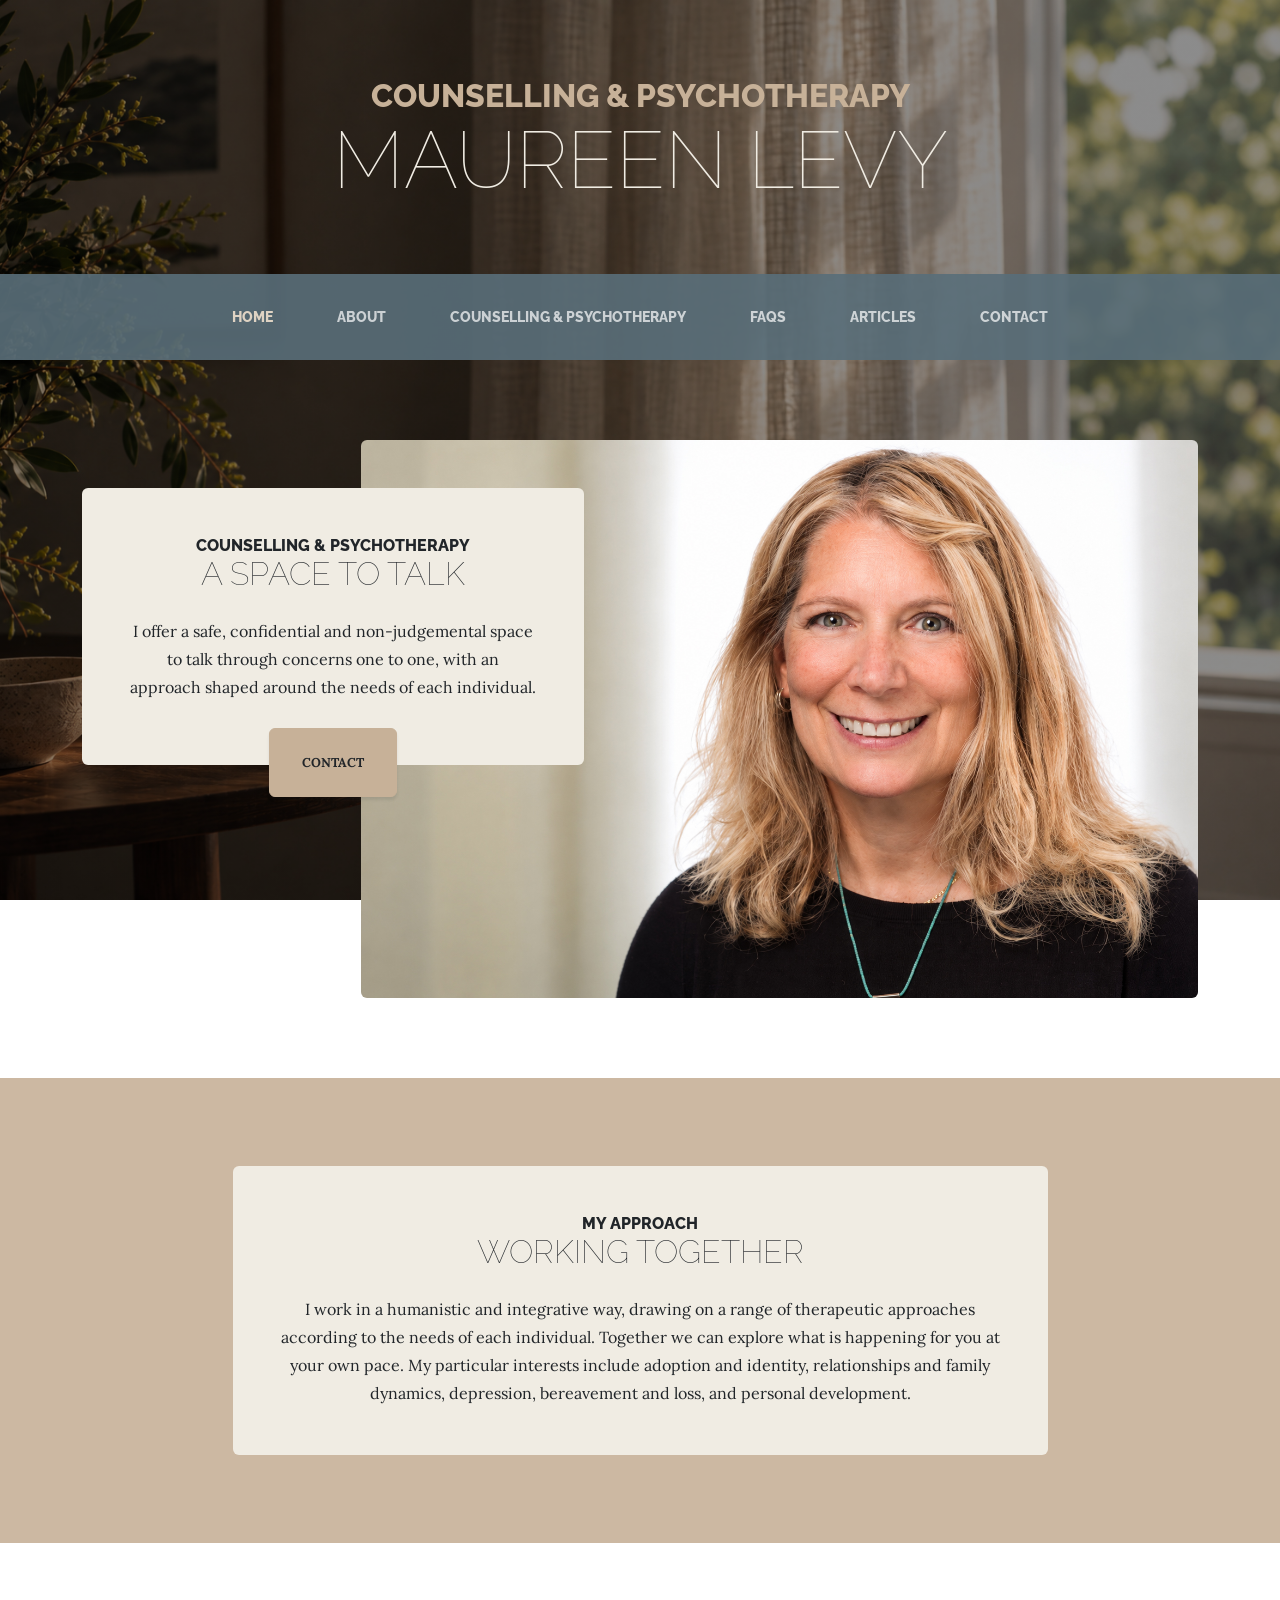
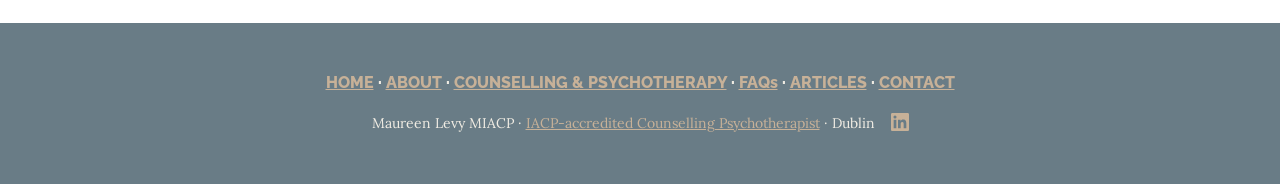
<file: index.html>
<!DOCTYPE html>
<html lang="en">
    <head>

    <meta charset="utf-8" />

    <meta name="viewport" content="width=device-width, initial-scale=1, shrink-to-fit=no" />

    <meta name="description" content="Maureen Levy is an IACP-accredited Counselling Psychotherapist in Dublin, offering counselling and psychotherapy for individuals and couples." />

    <meta name="author" content="Maureen Levy" />

    <title>Maureen Levy | Counselling &amp; Psychotherapy Dublin</title>

<link rel="canonical" href="https://maureenlevycounsellingandpsychotherapy.com/" />

<!-- Social sharing -->
<meta property="og:type" content="website" />
<meta property="og:title" content="Maureen Levy | Counselling &amp; Psychotherapy Dublin" />
<meta property="og:description" content="Maureen Levy is an IACP-accredited Counselling Psychotherapist in Dublin, offering counselling and psychotherapy for individuals and couples." />
<meta property="og:url" content="https://maureenlevycounsellingandpsychotherapy.com/" />
<meta property="og:site_name" content="Maureen Levy Counselling &amp; Psychotherapy" />

<meta property="og:image" content="https://maureenlevycounsellingandpsychotherapy.com/assets/img/og-maureen.jpg" />
<meta property="og:image:width" content="1200" />
<meta property="og:image:height" content="630" />
<meta property="og:image:alt" content="Maureen Levy, Counselling Psychotherapist in Dublin" />

<link rel="icon" type="image/x-icon" href="assets/favicon.ico" />

    <!-- Google fonts-->

    <link href="https://fonts.googleapis.com/css?family=Raleway:100,100i,200,200i,300,300i,400,400i,500,500i,600,600i,700,700i,800,800i,900,900i" rel="stylesheet" />

    <link href="https://fonts.googleapis.com/css?family=Lora:400,400i,700,700i" rel="stylesheet" />

    <!-- Core theme CSS (includes Bootstrap)-->

    <link href="css/styles.css" rel="stylesheet" />

<!-- Structured data -->
<script type="application/ld+json">
{
  "@context": "https://schema.org",
  "@type": "Person",
  "name": "Maureen Levy",
  "honorificSuffix": "MIACP",
  "jobTitle": "Counselling Psychotherapist",
  "url": "https://maureenlevycounsellingandpsychotherapy.com/",
  "telephone": "+353879608577",
  "sameAs": [
    "https://iacp.ie/therapists?q=1&by=name&fn=maureen&ln=levy#name",
    "https://www.linkedin.com/in/maureen-levy-miacp-7309a1/"
  ]
}
</script>

</head>

    <body>

        <header>
            <h1 class="site-heading text-center text-faded d-none d-lg-block">
                <span class="site-heading-upper text-primary mb-3">Counselling &amp; Psychotherapy</span>
                <span class="site-heading-lower">Maureen Levy</span>
            </h1>
        </header>

        <!-- Navigation-->
        <nav class="navbar navbar-expand-lg navbar-dark py-lg-4" id="mainNav">
            <div class="container">

                <a class="navbar-brand text-uppercase fw-bold d-lg-none" href="index.html">Maureen Levy</a>

                <button class="navbar-toggler"
                        type="button"
                        data-bs-toggle="collapse"
                        data-bs-target="#navbarSupportedContent"
                        aria-controls="navbarSupportedContent"
                        aria-expanded="false"
                        aria-label="Toggle navigation">
                    <span class="navbar-toggler-icon"></span>
                </button>

                <div class="collapse navbar-collapse" id="navbarSupportedContent">
                    <ul class="navbar-nav mx-auto">

                        <li class="nav-item px-lg-4 active">
                            <a class="nav-link text-uppercase" href="index.html">Home</a>
                        </li>

                        <li class="nav-item px-lg-4">
                            <a class="nav-link text-uppercase" href="about.html">About</a>
                        </li>

                        <li class="nav-item px-lg-4">
                            <a class="nav-link text-uppercase" href="counselling_psychotherapy.html">Counselling &amp; Psychotherapy</a>
                        </li>

                        <li class="nav-item px-lg-4">
                            <a class="nav-link text-uppercase" href="faqs.html">FAQs</a>
                        </li>

                        <li class="nav-item px-lg-4">
                            <a class="nav-link text-uppercase" href="articles.html">Articles</a>
                        </li>

                        <li class="nav-item px-lg-4">
                            <a class="nav-link text-uppercase" href="contact.html">Contact</a>
                        </li>

                    </ul>
                </div>
            </div>
        </nav>

        <section class="page-section clearfix">
            <div class="container">
                <div class="intro">

                    <img class="intro-img img-fluid mb-3 mb-lg-0 rounded"
                         src="assets/img/intro.jpg"
                         alt="Maureen Levy" />

                    <div class="intro-text left-0 text-center bg-faded p-5 rounded">

                        <h2 class="section-heading mb-4">
                            <span class="section-heading-upper">Counselling &amp; Psychotherapy</span>
                            <span class="section-heading-lower">A space to talk</span>
                        </h2>

                        <p class="mb-3">
                            I offer a safe, confidential and non-judgemental space to talk through concerns one to one, with an approach shaped around the needs of each individual.
                        </p>

                        <div class="intro-button mx-auto">
                            <a class="btn btn-primary btn-xl" href="contact.html">CONTACT</a>
                        </div>

                    </div>
                </div>
            </div>
        </section>

        <section class="page-section cta">
            <div class="container">
                <div class="row">
                    <div class="col-xl-9 mx-auto">
                        <div class="cta-inner bg-faded text-center rounded">

                            <h2 class="section-heading mb-4">
                                <span class="section-heading-upper">My Approach</span>
                                <span class="section-heading-lower">Working Together</span>
                            </h2>

                            <p class="mb-0">
                                I work in a humanistic and integrative way, drawing on a range of therapeutic approaches according to the needs of each individual. Together we can explore what is happening for you at your own pace. My particular interests include adoption and identity, relationships and family dynamics, depression, bereavement and loss, and personal development.
                            </p>

                        </div>
                    </div>
                </div>
            </div>
        </section>

        <footer class="footer text-faded text-center py-5">
    <div class="container">

        <nav class="footer-nav mb-3" aria-label="Footer navigation">
            <a href="index.html">HOME</a>
            <span>·</span>
            <a href="about.html">ABOUT</a>
            <span>·</span>
            <a href="counselling_psychotherapy.html">COUNSELLING &amp; PSYCHOTHERAPY</a>
            <span>·</span>
            <a href="faqs.html">FAQs</a>
            <span>·</span>
            <a href="articles.html">ARTICLES</a>
            <span>·</span>
            <a href="contact.html">CONTACT</a>
        </nav>

        <p class="m-0 small">
            Maureen Levy MIACP ·
            <a href="https://iacp.ie/therapists?q=1&amp;by=name&amp;fn=maureen&amp;ln=levy#name"
               target="_blank"
               rel="noopener noreferrer">IACP-accredited Counselling Psychotherapist</a>
            · Dublin
            &nbsp;&nbsp;
            <a href="https://www.linkedin.com/in/maureen-levy-miacp-7309a1/"
               target="_blank"
               rel="noopener noreferrer"
               aria-label="Maureen Levy on LinkedIn">
                <svg xmlns="http://www.w3.org/2000/svg"
                     width="18"
                     height="18"
                     viewBox="0 0 24 24"
                     fill="currentColor"
                     aria-hidden="true"
                     style="vertical-align: -3px;">
                    <path d="M20.447 20.452h-3.554v-5.569c0-1.328-.027-3.037-1.852-3.037-1.853 0-2.136 1.445-2.136 2.939v5.667H9.351V9h3.414v1.561h.047c.475-.9 1.637-1.85 3.37-1.85 3.601 0 4.267 2.37 4.267 5.455v6.286zM5.337 7.433a2.062 2.062 0 1 1 0-4.124 2.062 2.062 0 0 1 0 4.124zM7.119 20.452H3.555V9h3.564v11.452zM22.225 0H1.771C.792 0 0 .774 0 1.729v20.542C0 23.227.792 24 1.771 24h20.451C23.2 24 24 23.227 24 22.271V1.729C24 .774 23.2 0 22.222 0h.003z"/>
                </svg>
            </a>
        </p>

    </div>
</footer>
        <!-- Bootstrap core JS-->
        <script src="https://cdn.jsdelivr.net/npm/bootstrap@5.2.3/dist/js/bootstrap.bundle.min.js"></script>

        <!-- Core theme JS-->
        <script src="js/scripts.js"></script>

    </body>
</html>
</file>
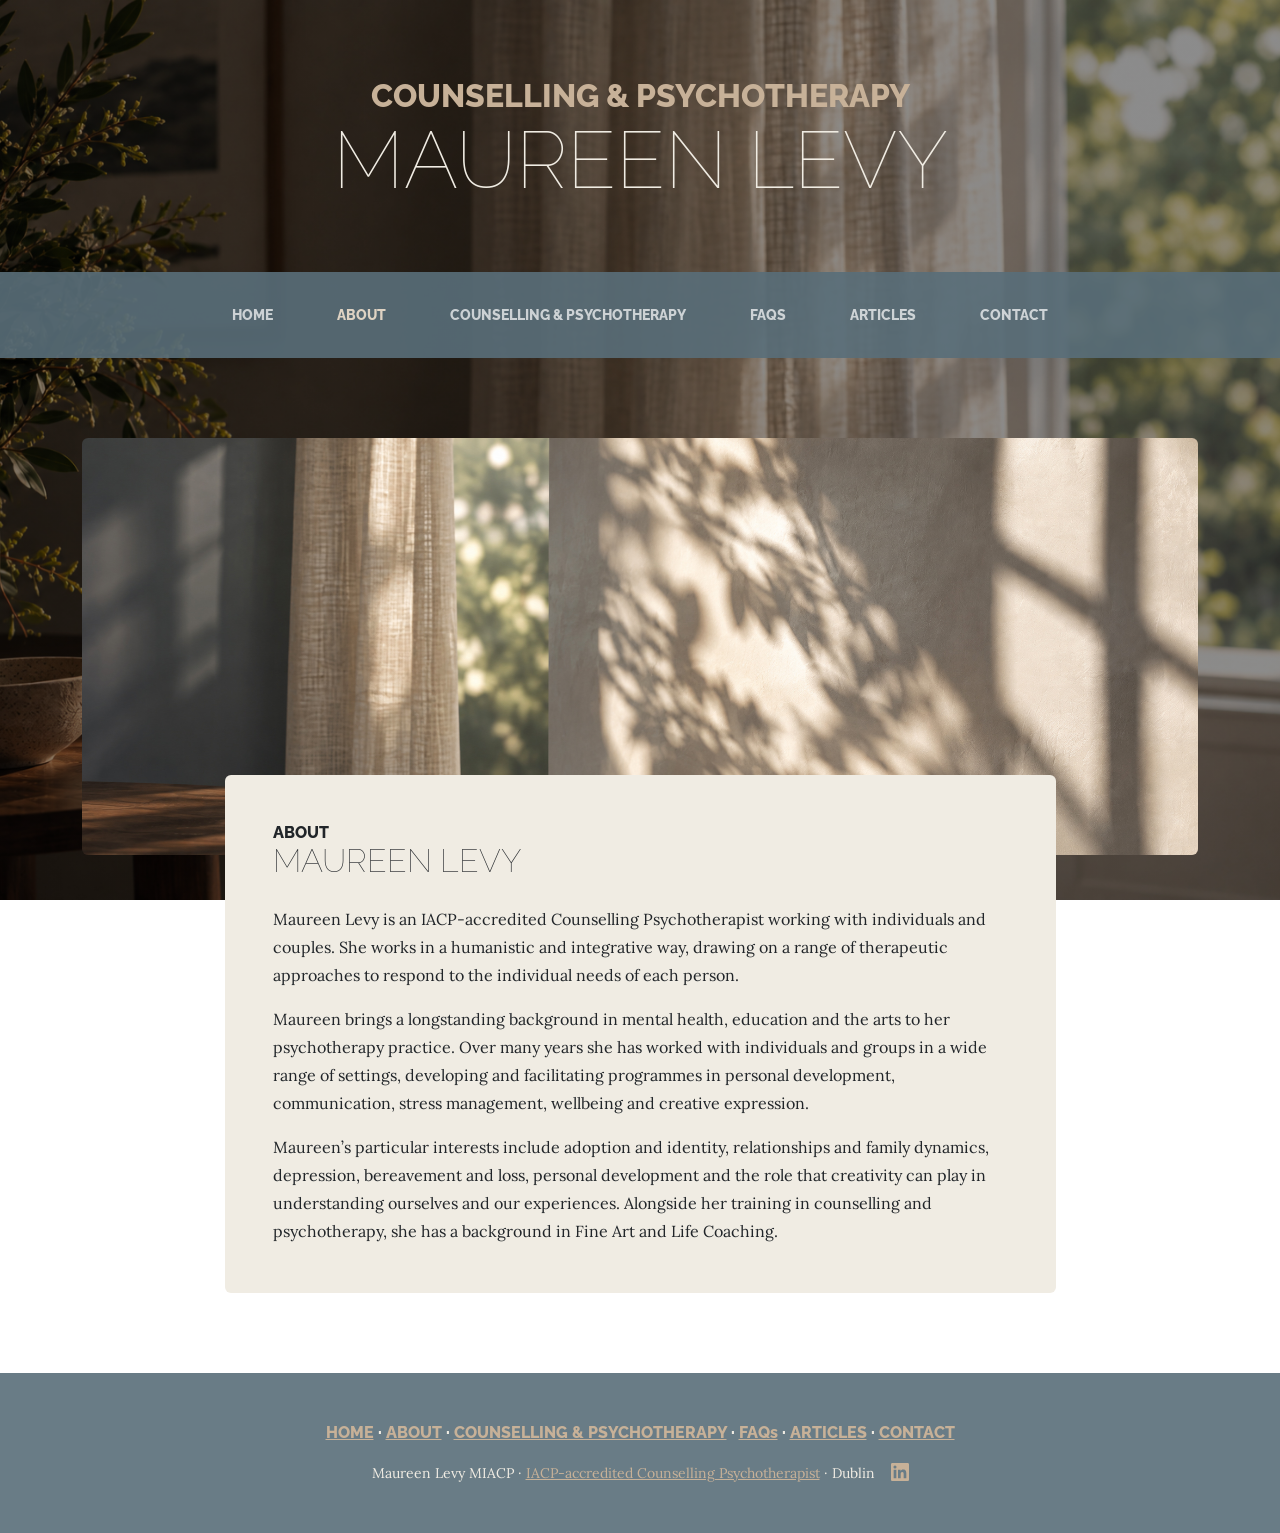
<file: about.html>
<!DOCTYPE html>
<html lang="en">
    <head>
    <meta charset="utf-8" />
    <meta name="viewport" content="width=device-width, initial-scale=1, shrink-to-fit=no" />

    <meta name="description" content="About Maureen Levy, an IACP-accredited Counselling Psychotherapist in Dublin working with individuals and couples in a humanistic and integrative way." />
    <meta name="author" content="Maureen Levy" />

    <title>About Maureen Levy | IACP-Accredited Psychotherapist Dublin</title>

    <link rel="canonical" href="https://maureenlevycounsellingandpsychotherapy.com/about.html" />

    <link rel="icon" type="image/x-icon" href="assets/favicon.ico" />

    <!-- Google fonts-->
    <link href="https://fonts.googleapis.com/css?family=Raleway:100,100i,200,200i,300,300i,400,400i,500,500i,600,600i,700,700i,800,800i,900,900i" rel="stylesheet" />
    <link href="https://fonts.googleapis.com/css?family=Lora:400,400i,700,700i" rel="stylesheet" />

    <!-- Core theme CSS (includes Bootstrap)-->
    <link href="css/styles.css" rel="stylesheet" />
</head>

    <body>

        <header>
            <div class="site-heading text-center text-faded d-none d-lg-block">
                <span class="site-heading-upper text-primary mb-3">Counselling &amp; Psychotherapy</span>
                <span class="site-heading-lower">Maureen Levy</span>
            </div>
        </header>

        <!-- Navigation-->
        <nav class="navbar navbar-expand-lg navbar-dark py-lg-4" id="mainNav">
            <div class="container">

                <a class="navbar-brand text-uppercase fw-bold d-lg-none" href="index.html">Maureen Levy</a>

                <button class="navbar-toggler"
                        type="button"
                        data-bs-toggle="collapse"
                        data-bs-target="#navbarSupportedContent"
                        aria-controls="navbarSupportedContent"
                        aria-expanded="false"
                        aria-label="Toggle navigation">
                    <span class="navbar-toggler-icon"></span>
                </button>

                <div class="collapse navbar-collapse" id="navbarSupportedContent">
                    <ul class="navbar-nav mx-auto">

                        <li class="nav-item px-lg-4">
                            <a class="nav-link text-uppercase" href="index.html">Home</a>
                        </li>

                        <li class="nav-item px-lg-4 active">
                            <a class="nav-link text-uppercase" href="about.html">About</a>
                        </li>

                        <li class="nav-item px-lg-4">
                            <a class="nav-link text-uppercase" href="counselling_psychotherapy.html">Counselling &amp; Psychotherapy</a>
                        </li>

                        <li class="nav-item px-lg-4">
                            <a class="nav-link text-uppercase" href="faqs.html">FAQs</a>
                        </li>

                        <li class="nav-item px-lg-4">
                            <a class="nav-link text-uppercase" href="articles.html">Articles</a>
                        </li>

                        <li class="nav-item px-lg-4">
                            <a class="nav-link text-uppercase" href="contact.html">Contact</a>
                        </li>

                    </ul>
                </div>
            </div>
        </nav>

        <section class="page-section about-heading">
            <div class="container">

                <img class="img-fluid rounded about-heading-img mb-3 mb-lg-0"
                     src="assets/img/about.jpg"
                     alt="" />

                <div class="about-heading-content">
                    <div class="row">
                        <div class="col-xl-9 col-lg-10 mx-auto">
                            <div class="bg-faded rounded p-5">

                                <h1 class="section-heading mb-4">
                                    <span class="section-heading-upper">About</span>
                                    <span class="section-heading-lower">Maureen Levy</span>
                                </h1>

                                <p>
                                    Maureen Levy is an IACP-accredited Counselling Psychotherapist working with individuals and couples. She works in a humanistic and integrative way, drawing on a range of therapeutic approaches to respond to the individual needs of each person.
                                </p>

                                <p>
                                    Maureen brings a longstanding background in mental health, education and the arts to her psychotherapy practice. Over many years she has worked with individuals and groups in a wide range of settings, developing and facilitating programmes in personal development, communication, stress management, wellbeing and creative expression.
                                </p>

                                <p class="mb-0">
                                    Maureen’s particular interests include adoption and identity, relationships and family dynamics, depression, bereavement and loss, personal development and the role that creativity can play in understanding ourselves and our experiences. Alongside her training in counselling and psychotherapy, she has a background in Fine Art and Life Coaching.
                                </p>

                            </div>
                        </div>
                    </div>
                </div>
            </div>
        </section>

        <footer class="footer text-faded text-center py-5">
    <div class="container">

        <nav class="footer-nav mb-3" aria-label="Footer navigation">
            <a href="index.html">HOME</a>
            <span>·</span>
            <a href="about.html">ABOUT</a>
            <span>·</span>
            <a href="counselling_psychotherapy.html">COUNSELLING &amp; PSYCHOTHERAPY</a>
            <span>·</span>
            <a href="faqs.html">FAQs</a>
            <span>·</span>
            <a href="articles.html">ARTICLES</a>
            <span>·</span>
            <a href="contact.html">CONTACT</a>
        </nav>

        <p class="m-0 small">
            Maureen Levy MIACP ·
            <a href="https://iacp.ie/therapists?q=1&amp;by=name&amp;fn=maureen&amp;ln=levy#name"
               target="_blank"
               rel="noopener noreferrer">IACP-accredited Counselling Psychotherapist</a>
            · Dublin
            &nbsp;&nbsp;
            <a href="https://www.linkedin.com/in/maureen-levy-miacp-7309a1/"
               target="_blank"
               rel="noopener noreferrer"
               aria-label="Maureen Levy on LinkedIn">
                <svg xmlns="http://www.w3.org/2000/svg"
                     width="18"
                     height="18"
                     viewBox="0 0 24 24"
                     fill="currentColor"
                     aria-hidden="true"
                     style="vertical-align: -3px;">
                    <path d="M20.447 20.452h-3.554v-5.569c0-1.328-.027-3.037-1.852-3.037-1.853 0-2.136 1.445-2.136 2.939v5.667H9.351V9h3.414v1.561h.047c.475-.9 1.637-1.85 3.37-1.85 3.601 0 4.267 2.37 4.267 5.455v6.286zM5.337 7.433a2.062 2.062 0 1 1 0-4.124 2.062 2.062 0 0 1 0 4.124zM7.119 20.452H3.555V9h3.564v11.452zM22.225 0H1.771C.792 0 0 .774 0 1.729v20.542C0 23.227.792 24 1.771 24h20.451C23.2 24 24 23.227 24 22.271V1.729C24 .774 23.2 0 22.222 0h.003z"/>
                </svg>
            </a>
        </p>

    </div>
</footer>
        <!-- Bootstrap core JS-->
        <script src="https://cdn.jsdelivr.net/npm/bootstrap@5.2.3/dist/js/bootstrap.bundle.min.js"></script>

        <!-- Core theme JS-->
        <script src="js/scripts.js"></script>

    </body>
</html>
</file>
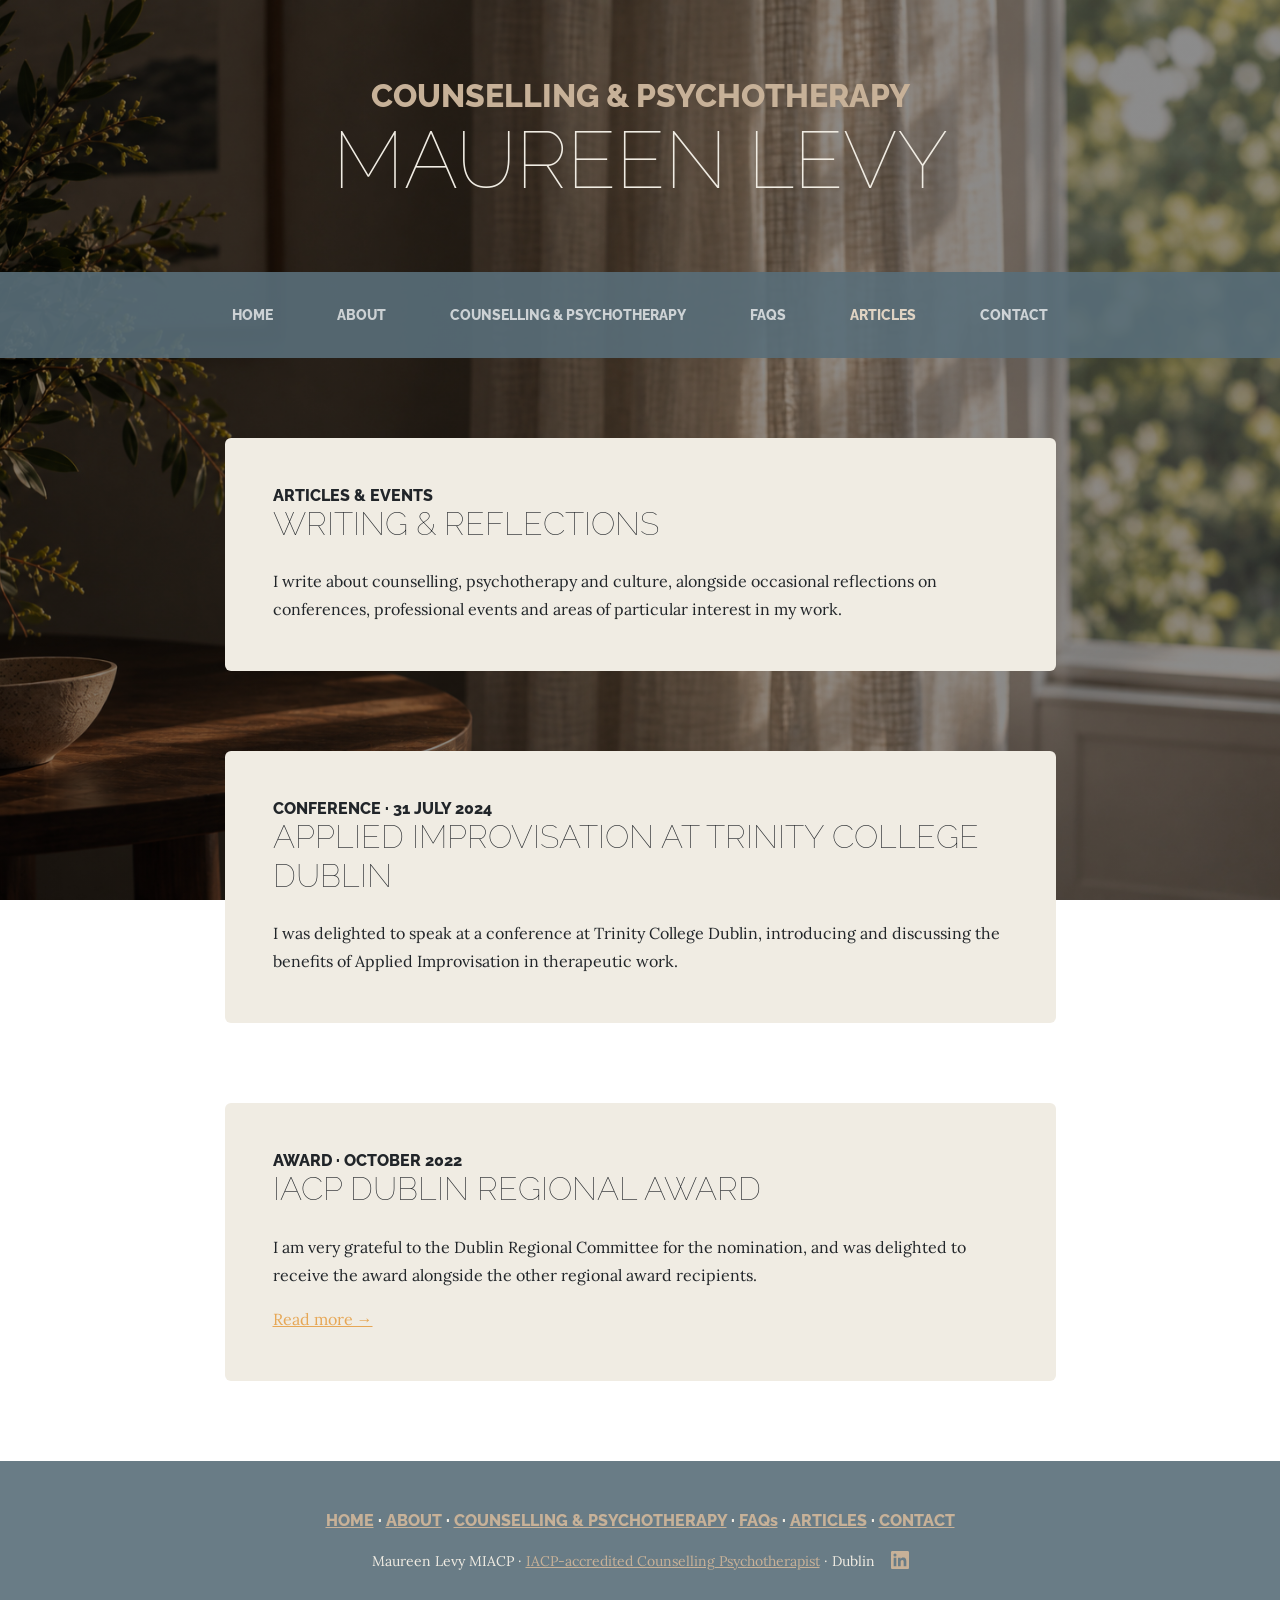
<file: articles.html>
<!DOCTYPE html>
<html lang="en">
    <head>
    <meta charset="utf-8" />
    <meta name="viewport" content="width=device-width, initial-scale=1, shrink-to-fit=no" />

    <meta name="description" content="Articles, reflections and professional activities from Maureen Levy, IACP-accredited Counselling Psychotherapist in Dublin." />
    <meta name="author" content="Maureen Levy" />

    <title>Articles &amp; Events | Maureen Levy Psychotherapist Dublin</title>

    <link rel="canonical" href="https://maureenlevycounsellingandpsychotherapy.com/articles.html" />

    <link rel="icon" type="image/x-icon" href="assets/favicon.ico" />

    <!-- Google fonts-->
    <link href="https://fonts.googleapis.com/css?family=Raleway:100,100i,200,200i,300,300i,400,400i,500,500i,600,600i,700,700i,800,800i,900,900i" rel="stylesheet" />
    <link href="https://fonts.googleapis.com/css?family=Lora:400,400i,700,700i" rel="stylesheet" />

    <!-- Core theme CSS (includes Bootstrap)-->
    <link href="css/styles.css" rel="stylesheet" />
</head>

    <body>

        <header>
            <div class="site-heading text-center text-faded d-none d-lg-block">
                <span class="site-heading-upper text-primary mb-3">Counselling &amp; Psychotherapy</span>
                <span class="site-heading-lower">Maureen Levy</span>
            </div>
        </header>

        <!-- Navigation-->
        <nav class="navbar navbar-expand-lg navbar-dark py-lg-4" id="mainNav">
            <div class="container">

                <a class="navbar-brand text-uppercase fw-bold d-lg-none" href="index.html">Maureen Levy</a>

                <button class="navbar-toggler"
                        type="button"
                        data-bs-toggle="collapse"
                        data-bs-target="#navbarSupportedContent"
                        aria-controls="navbarSupportedContent"
                        aria-expanded="false"
                        aria-label="Toggle navigation">
                    <span class="navbar-toggler-icon"></span>
                </button>

                <div class="collapse navbar-collapse" id="navbarSupportedContent">
                    <ul class="navbar-nav mx-auto">

                        <li class="nav-item px-lg-4">
                            <a class="nav-link text-uppercase" href="index.html">Home</a>
                        </li>

                        <li class="nav-item px-lg-4">
                            <a class="nav-link text-uppercase" href="about.html">About</a>
                        </li>

                        <li class="nav-item px-lg-4">
                            <a class="nav-link text-uppercase" href="counselling_psychotherapy.html">Counselling &amp; Psychotherapy</a>
                        </li>

                        <li class="nav-item px-lg-4">
                            <a class="nav-link text-uppercase" href="faqs.html">FAQs</a>
                        </li>

                        <li class="nav-item px-lg-4 active">
                            <a class="nav-link text-uppercase" href="articles.html">Articles</a>
                        </li>

                        <li class="nav-item px-lg-4">
                            <a class="nav-link text-uppercase" href="contact.html">Contact</a>
                        </li>

                    </ul>
                </div>
            </div>
        </nav>


        <!-- Articles introduction -->
<section class="page-section">
    <div class="container">
        <div class="row">
            <div class="col-xl-9 col-lg-10 mx-auto">
                <div class="bg-faded rounded p-5">

                    <h1 class="section-heading mb-4">
                        <span class="section-heading-upper">Articles &amp; Events</span>
                        <span class="section-heading-lower">Writing &amp; Reflections</span>
                    </h1>

                    <p class="mb-0">
                        I write about counselling, psychotherapy and culture, alongside occasional reflections on conferences, professional events and areas of particular interest in my work.
                    </p>

                </div>
            </div>
        </div>
    </div>
</section>


<!-- Article entry -->
<section class="page-section">
    <div class="container">
        <div class="row">
            <div class="col-xl-9 col-lg-10 mx-auto">
                <div class="bg-faded rounded p-5">

                    <h2 class="section-heading mb-4">
                        <span class="section-heading-upper">Conference · 31 July 2024</span>
                        <span class="section-heading-lower">Applied Improvisation at Trinity College Dublin</span>
                    </h2>

                    <p class="mb-0">
                        I was delighted to speak at a conference at Trinity College Dublin, introducing and discussing the benefits of Applied Improvisation in therapeutic work.
                    </p>

                </div>
            </div>
        </div>
    </div>
</section>


<!-- Article entry -->
<section class="page-section">
    <div class="container">
        <div class="row">
            <div class="col-xl-9 col-lg-10 mx-auto">
                <div class="bg-faded rounded p-5">

                    <h2 class="section-heading mb-4">
                        <span class="section-heading-upper">Award · October 2022</span>
                        <span class="section-heading-lower">IACP Dublin Regional Award</span>
                    </h2>

                    <p>
                        I am very grateful to the Dublin Regional Committee for the nomination, and was delighted to receive the award alongside the other regional award recipients.
                    </p>

                    <p class="mb-0">
                        <a href="iacp-dublin-regional-award-2022.html">Read more →</a>
                    </p>

                </div>
            </div>
        </div>
    </div>
</section>

<footer class="footer text-faded text-center py-5">
    <div class="container">

        <nav class="footer-nav mb-3" aria-label="Footer navigation">
            <a href="index.html">HOME</a>
            <span>·</span>
            <a href="about.html">ABOUT</a>
            <span>·</span>
            <a href="counselling_psychotherapy.html">COUNSELLING &amp; PSYCHOTHERAPY</a>
            <span>·</span>
            <a href="faqs.html">FAQs</a>
            <span>·</span>
            <a href="articles.html">ARTICLES</a>
            <span>·</span>
            <a href="contact.html">CONTACT</a>
        </nav>

        <p class="m-0 small">
            Maureen Levy MIACP ·
            <a href="https://iacp.ie/therapists?q=1&amp;by=name&amp;fn=maureen&amp;ln=levy#name"
               target="_blank"
               rel="noopener noreferrer">IACP-accredited Counselling Psychotherapist</a>
            · Dublin
            &nbsp;&nbsp;
            <a href="https://www.linkedin.com/in/maureen-levy-miacp-7309a1/"
               target="_blank"
               rel="noopener noreferrer"
               aria-label="Maureen Levy on LinkedIn">
                <svg xmlns="http://www.w3.org/2000/svg"
                     width="18"
                     height="18"
                     viewBox="0 0 24 24"
                     fill="currentColor"
                     aria-hidden="true"
                     style="vertical-align: -3px;">
                    <path d="M20.447 20.452h-3.554v-5.569c0-1.328-.027-3.037-1.852-3.037-1.853 0-2.136 1.445-2.136 2.939v5.667H9.351V9h3.414v1.561h.047c.475-.9 1.637-1.85 3.37-1.85 3.601 0 4.267 2.37 4.267 5.455v6.286zM5.337 7.433a2.062 2.062 0 1 1 0-4.124 2.062 2.062 0 0 1 0 4.124zM7.119 20.452H3.555V9h3.564v11.452zM22.225 0H1.771C.792 0 0 .774 0 1.729v20.542C0 23.227.792 24 1.771 24h20.451C23.2 24 24 23.227 24 22.271V1.729C24 .774 23.2 0 22.222 0h.003z"/>
                </svg>
            </a>
        </p>

    </div>
</footer>
        <!-- Bootstrap core JS-->
        <script src="https://cdn.jsdelivr.net/npm/bootstrap@5.2.3/dist/js/bootstrap.bundle.min.js"></script>

        <!-- Core theme JS-->
        <script src="js/scripts.js"></script>

    </body>
</html>
</file>
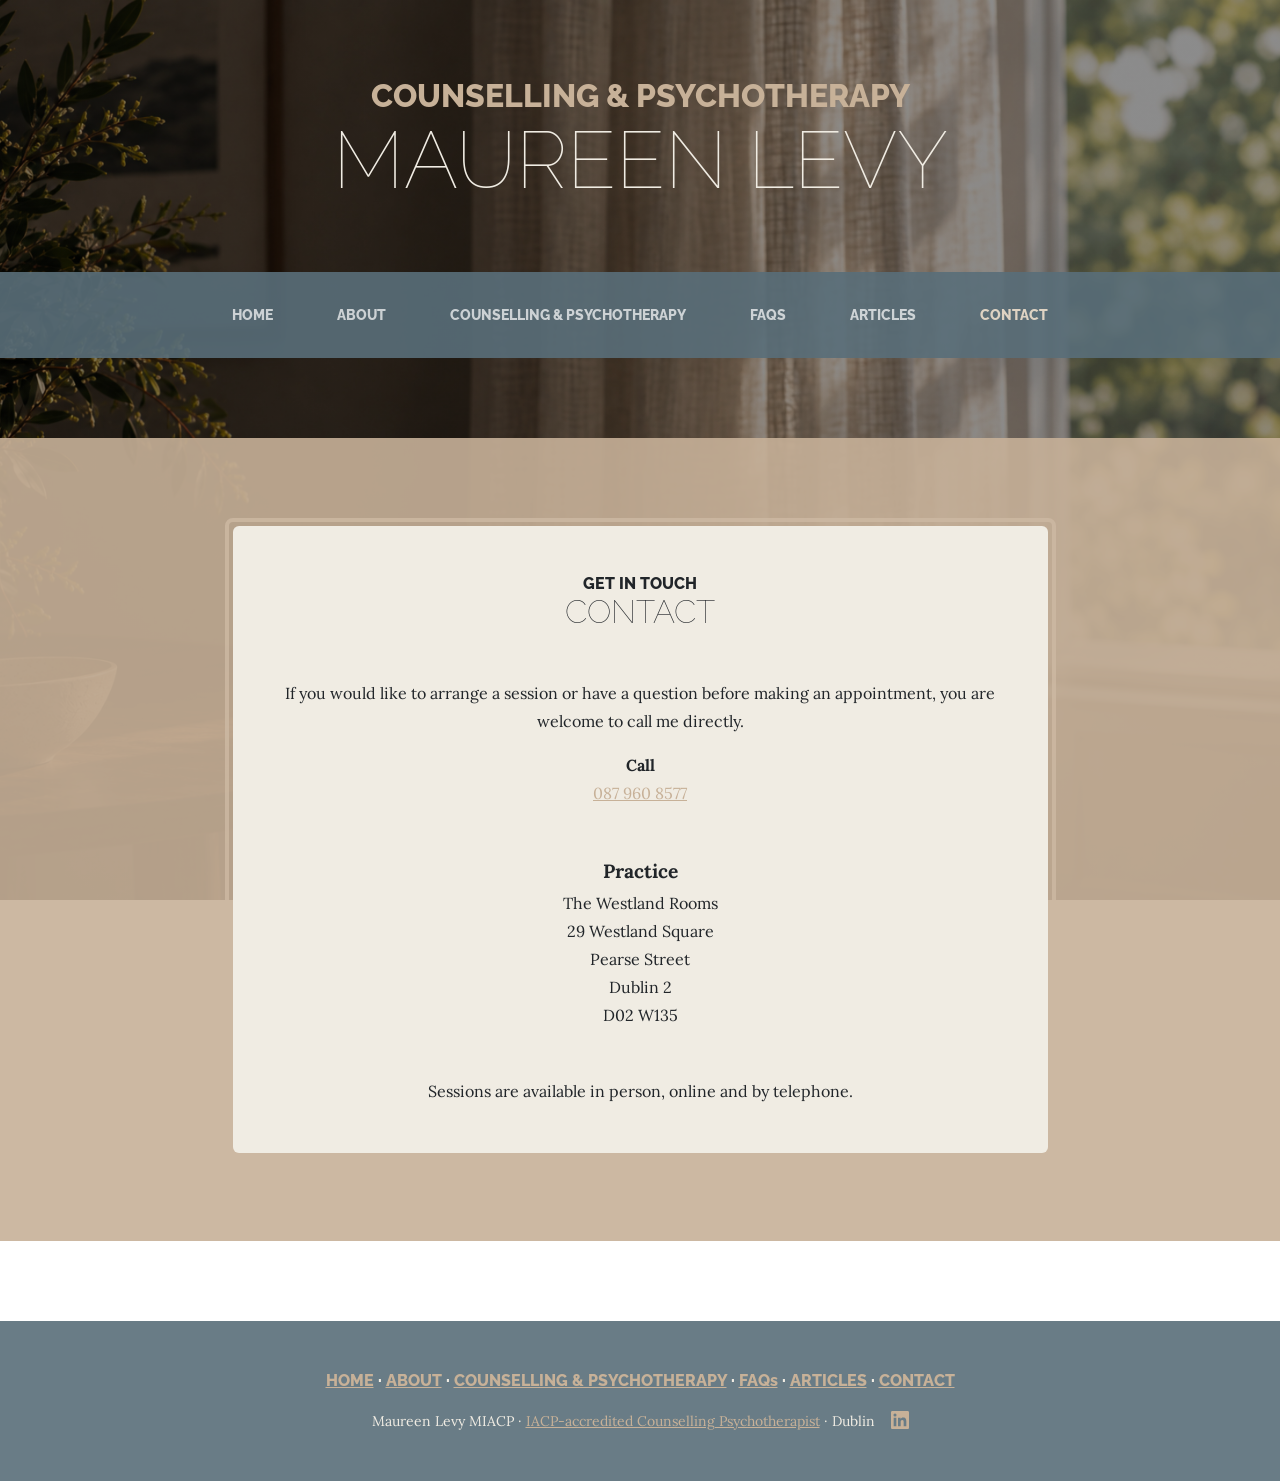
<file: contact.html>
<!DOCTYPE html>
<html lang="en">
    <head>
        <meta charset="utf-8" />
        <meta name="viewport" content="width=device-width, initial-scale=1, shrink-to-fit=no" />

        <meta name="description" content="Contact Maureen Levy, IACP-accredited Counselling Psychotherapist at The Westland Rooms, Dublin 2. Sessions available in person, online and by telephone." />
        <meta name="author" content="Maureen Levy" />

        <title>Contact Maureen Levy | Psychotherapist Dublin</title>

        <link rel="canonical" href="https://maureenlevycounsellingandpsychotherapy.com/contact.html" />

        <link rel="icon" type="image/x-icon" href="assets/favicon.ico" />

        <!-- Google fonts-->
        <link href="https://fonts.googleapis.com/css?family=Raleway:100,100i,200,200i,300,300i,400,400i,500,500i,600,600i,700,700i,800,800i,900,900i" rel="stylesheet" />
        <link href="https://fonts.googleapis.com/css?family=Lora:400,400i,700,700i" rel="stylesheet" />

        <!-- Core theme CSS (includes Bootstrap)-->
        <link href="css/styles.css" rel="stylesheet" />
    </head>

    <body>

        <header>
            <div class="site-heading text-center text-faded d-none d-lg-block">
                <span class="site-heading-upper text-primary mb-3">Counselling &amp; Psychotherapy</span>
                <span class="site-heading-lower">Maureen Levy</span>
            </div>
        </header>

        <!-- Navigation-->
        <nav class="navbar navbar-expand-lg navbar-dark py-lg-4" id="mainNav">
            <div class="container">

                <a class="navbar-brand text-uppercase fw-bold d-lg-none" href="index.html">Maureen Levy</a>

                <button class="navbar-toggler"
                        type="button"
                        data-bs-toggle="collapse"
                        data-bs-target="#navbarSupportedContent"
                        aria-controls="navbarSupportedContent"
                        aria-expanded="false"
                        aria-label="Toggle navigation">
                    <span class="navbar-toggler-icon"></span>
                </button>

                <div class="collapse navbar-collapse" id="navbarSupportedContent">
                    <ul class="navbar-nav mx-auto">

                        <li class="nav-item px-lg-4">
                            <a class="nav-link text-uppercase" href="index.html">Home</a>
                        </li>

                        <li class="nav-item px-lg-4">
                            <a class="nav-link text-uppercase" href="about.html">About</a>
                        </li>

                        <li class="nav-item px-lg-4">
                            <a class="nav-link text-uppercase" href="counselling_psychotherapy.html">Counselling &amp; Psychotherapy</a>
                        </li>

                        <li class="nav-item px-lg-4">
                            <a class="nav-link text-uppercase" href="faqs.html">FAQs</a>
                        </li>

                        <li class="nav-item px-lg-4">
                            <a class="nav-link text-uppercase" href="articles.html">Articles</a>
                        </li>

                        <li class="nav-item px-lg-4 active">
                            <a class="nav-link text-uppercase" href="contact.html">Contact</a>
                        </li>

                    </ul>
                </div>
            </div>
        </nav>

        <section class="page-section cta">
            <div class="container">
                <div class="row">
                    <div class="col-xl-9 mx-auto">
                        <div class="cta-inner bg-faded text-center rounded">

                            <h1 class="section-heading mb-5">
                                <span class="section-heading-upper">Get in touch</span>
                                <span class="section-heading-lower">Contact</span>
                            </h1>

                            <p>
                                If you would like to arrange a session or have a question before making an appointment, you are welcome to call me directly.
                            </p>

                            <p class="mb-5">
                                <strong>Call</strong><br />
                                <a href="tel:+353879608577">087 960 8577</a>
                            </p>

                            <p class="address mb-5">
                                <strong>Practice</strong><br />
                                The Westland Rooms<br />
                                29 Westland Square<br />
                                Pearse Street<br />
                                Dublin 2<br />
                                D02 W135
                            </p>

                            <p class="mb-0">
                                Sessions are available in person, online and by telephone.
                            </p>

                        </div>
                    </div>
                </div>
            </div>
        </section>

        <footer class="footer text-faded text-center py-5">
    <div class="container">

        <nav class="footer-nav mb-3" aria-label="Footer navigation">
            <a href="index.html">HOME</a>
            <span>·</span>
            <a href="about.html">ABOUT</a>
            <span>·</span>
            <a href="counselling_psychotherapy.html">COUNSELLING &amp; PSYCHOTHERAPY</a>
            <span>·</span>
            <a href="faqs.html">FAQs</a>
            <span>·</span>
            <a href="articles.html">ARTICLES</a>
            <span>·</span>
            <a href="contact.html">CONTACT</a>
        </nav>

        <p class="m-0 small">
            Maureen Levy MIACP ·
            <a href="https://iacp.ie/therapists?q=1&amp;by=name&amp;fn=maureen&amp;ln=levy#name"
               target="_blank"
               rel="noopener noreferrer">IACP-accredited Counselling Psychotherapist</a>
            · Dublin
            &nbsp;&nbsp;
            <a href="https://www.linkedin.com/in/maureen-levy-miacp-7309a1/"
               target="_blank"
               rel="noopener noreferrer"
               aria-label="Maureen Levy on LinkedIn">
                <svg xmlns="http://www.w3.org/2000/svg"
                     width="18"
                     height="18"
                     viewBox="0 0 24 24"
                     fill="currentColor"
                     aria-hidden="true"
                     style="vertical-align: -3px;">
                    <path d="M20.447 20.452h-3.554v-5.569c0-1.328-.027-3.037-1.852-3.037-1.853 0-2.136 1.445-2.136 2.939v5.667H9.351V9h3.414v1.561h.047c.475-.9 1.637-1.85 3.37-1.85 3.601 0 4.267 2.37 4.267 5.455v6.286zM5.337 7.433a2.062 2.062 0 1 1 0-4.124 2.062 2.062 0 0 1 0 4.124zM7.119 20.452H3.555V9h3.564v11.452zM22.225 0H1.771C.792 0 0 .774 0 1.729v20.542C0 23.227.792 24 1.771 24h20.451C23.2 24 24 23.227 24 22.271V1.729C24 .774 23.2 0 22.222 0h.003z"/>
                </svg>
            </a>
        </p>

    </div>
</footer>
        <!-- Bootstrap core JS-->
        <script src="https://cdn.jsdelivr.net/npm/bootstrap@5.2.3/dist/js/bootstrap.bundle.min.js"></script>

        <!-- Core theme JS-->
        <script src="js/scripts.js"></script>

    </body>
</html>
</file>
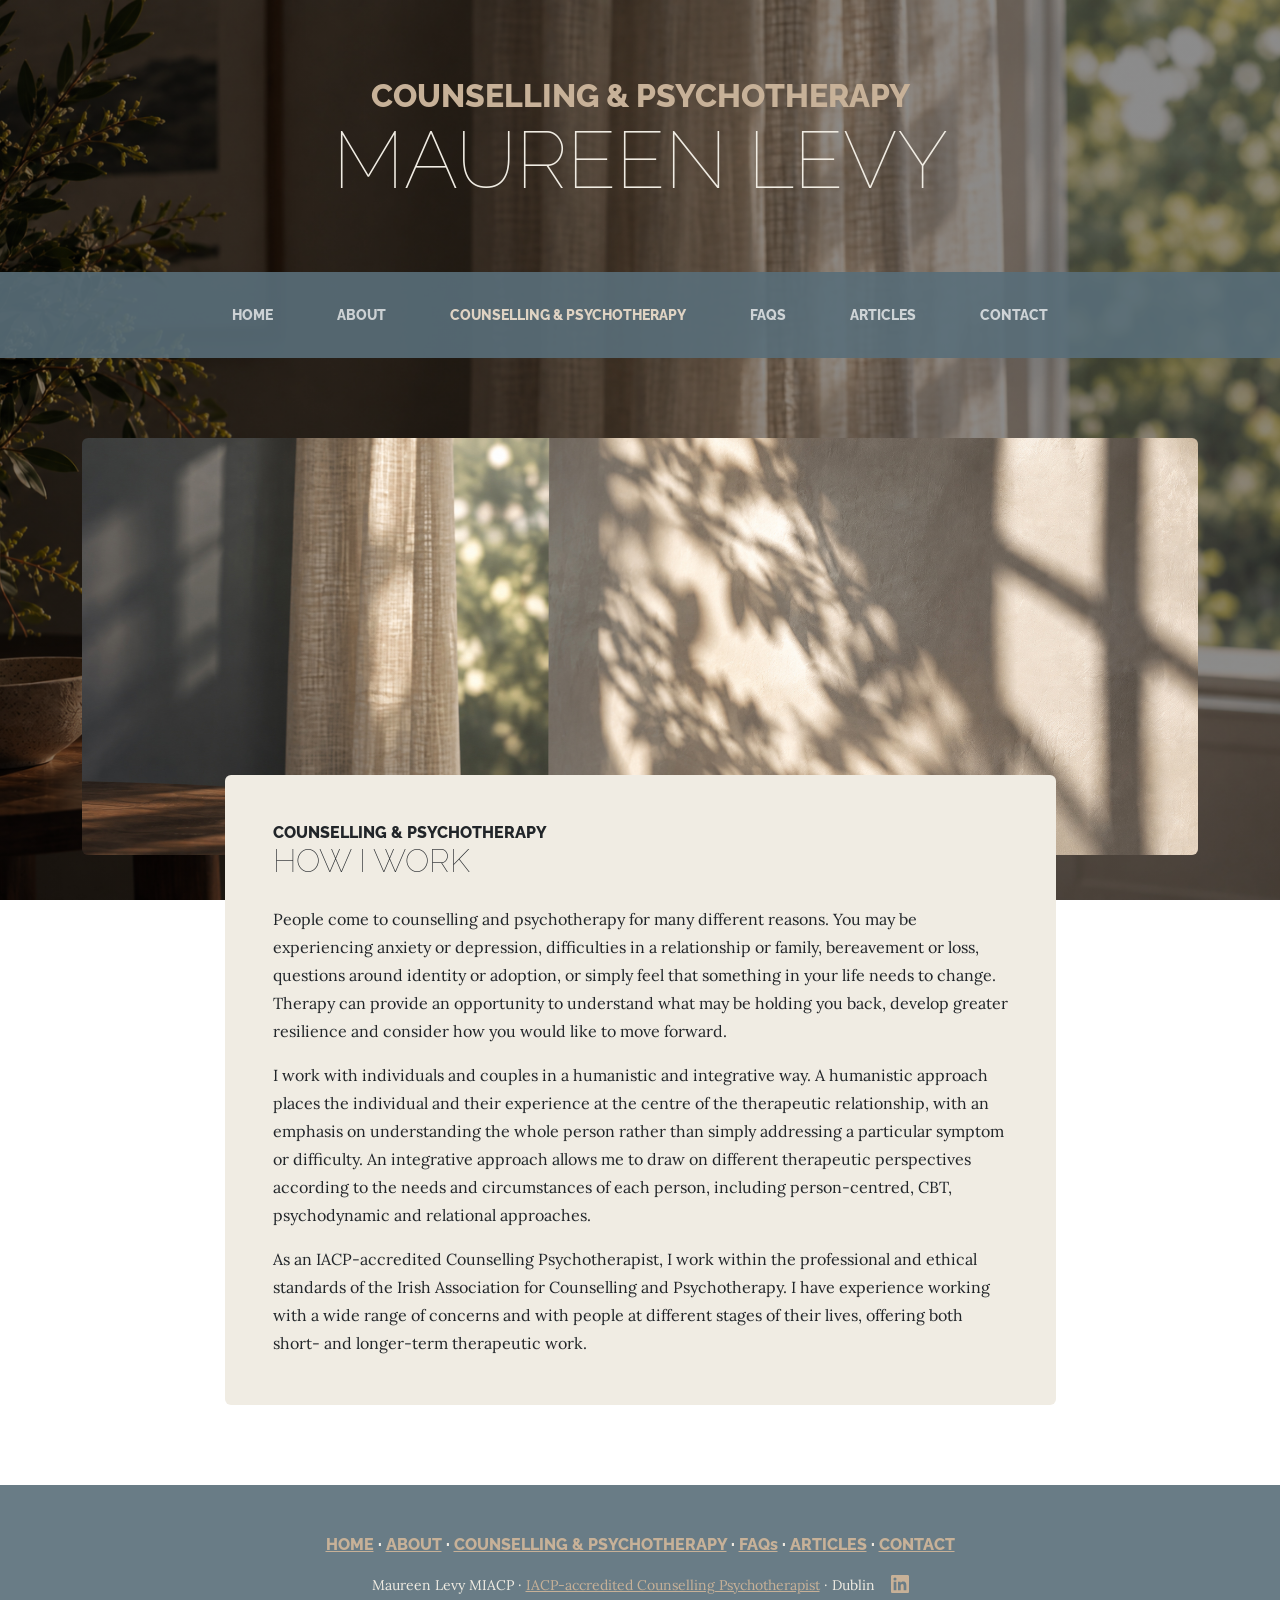
<file: counselling_psychotherapy.html>
<!DOCTYPE html>
<html lang="en">
<head>
    <meta charset="utf-8" />
    <meta name="viewport" content="width=device-width, initial-scale=1, shrink-to-fit=no" />

    <meta name="description" content="Counselling and psychotherapy in Dublin with Maureen Levy, an IACP-accredited psychotherapist working with individuals and couples." />
    <meta name="author" content="Maureen Levy" />

    <title>Counselling &amp; Psychotherapy | Maureen Levy Dublin</title>

    <link rel="canonical" href="https://maureenlevycounsellingandpsychotherapy.com/counselling_psychotherapy.html" />

    <link rel="icon" type="image/x-icon" href="assets/favicon.ico" />

    <!-- Google fonts-->
    <link href="https://fonts.googleapis.com/css?family=Raleway:100,100i,200,200i,300,300i,400,400i,500,500i,600,600i,700,700i,800,800i,900,900i" rel="stylesheet" />
    <link href="https://fonts.googleapis.com/css?family=Lora:400,400i,700,700i" rel="stylesheet" />

    <!-- Core theme CSS (includes Bootstrap)-->
    <link href="css/styles.css" rel="stylesheet" />
</head>

    <body>

        <header>
            <div class="site-heading text-center text-faded d-none d-lg-block">
                <span class="site-heading-upper text-primary mb-3">Counselling &amp; Psychotherapy</span>
                <span class="site-heading-lower">Maureen Levy</span>
            </div>
        </header>

        <!-- Navigation-->
        <nav class="navbar navbar-expand-lg navbar-dark py-lg-4" id="mainNav">
            <div class="container">

                <a class="navbar-brand text-uppercase fw-bold d-lg-none" href="index.html">Maureen Levy</a>

                <button class="navbar-toggler"
                        type="button"
                        data-bs-toggle="collapse"
                        data-bs-target="#navbarSupportedContent"
                        aria-controls="navbarSupportedContent"
                        aria-expanded="false"
                        aria-label="Toggle navigation">
                    <span class="navbar-toggler-icon"></span>
                </button>

                <div class="collapse navbar-collapse" id="navbarSupportedContent">
                    <ul class="navbar-nav mx-auto">

                        <li class="nav-item px-lg-4">
                            <a class="nav-link text-uppercase" href="index.html">Home</a>
                        </li>

                        <li class="nav-item px-lg-4">
                            <a class="nav-link text-uppercase" href="about.html">About</a>
                        </li>

                        <li class="nav-item px-lg-4 active">
                            <a class="nav-link text-uppercase" href="counselling_psychotherapy.html">Counselling &amp; Psychotherapy</a>
                        </li>

                        <li class="nav-item px-lg-4">
                            <a class="nav-link text-uppercase" href="faqs.html">FAQs</a>
                        </li>

                        <li class="nav-item px-lg-4">
                            <a class="nav-link text-uppercase" href="articles.html">Articles</a>
                        </li>

                        <li class="nav-item px-lg-4">
                            <a class="nav-link text-uppercase" href="contact.html">Contact</a>
                        </li>

                    </ul>
                </div>
            </div>
        </nav>

        <section class="page-section about-heading">
            <div class="container">

                <img class="img-fluid rounded about-heading-img mb-3 mb-lg-0"
                     src="assets/img/about.jpg"
                     alt="" />

                <div class="about-heading-content">
                    <div class="row">
                        <div class="col-xl-9 col-lg-10 mx-auto">
                            <div class="bg-faded rounded p-5">

                                <h1 class="section-heading mb-4">
                                    <span class="section-heading-upper">Counselling &amp; Psychotherapy</span>
                                    <span class="section-heading-lower">How I Work</span>
                                </h1>

                                <p>
                                    People come to counselling and psychotherapy for many different reasons. You may be experiencing anxiety or depression, difficulties in a relationship or family, bereavement or loss, questions around identity or adoption, or simply feel that something in your life needs to change. Therapy can provide an opportunity to understand what may be holding you back, develop greater resilience and consider how you would like to move forward.
                                </p>

                                <p>
                                    I work with individuals and couples in a humanistic and integrative way. A humanistic approach places the individual and their experience at the centre of the therapeutic relationship, with an emphasis on understanding the whole person rather than simply addressing a particular symptom or difficulty. An integrative approach allows me to draw on different therapeutic perspectives according to the needs and circumstances of each person, including person-centred, CBT, psychodynamic and relational approaches.
                                </p>

                                <p class="mb-0">
                                    As an IACP-accredited Counselling Psychotherapist, I work within the professional and ethical standards of the Irish Association for Counselling and Psychotherapy. I have experience working with a wide range of concerns and with people at different stages of their lives, offering both short- and longer-term therapeutic work.
                                </p>

                            </div>
                        </div>
                    </div>
                </div>

            </div>
        </section>

        <footer class="footer text-faded text-center py-5">
    <div class="container">

        <nav class="footer-nav mb-3" aria-label="Footer navigation">
            <a href="index.html">HOME</a>
            <span>·</span>
            <a href="about.html">ABOUT</a>
            <span>·</span>
            <a href="counselling_psychotherapy.html">COUNSELLING &amp; PSYCHOTHERAPY</a>
            <span>·</span>
            <a href="faqs.html">FAQs</a>
            <span>·</span>
            <a href="articles.html">ARTICLES</a>
            <span>·</span>
            <a href="contact.html">CONTACT</a>
        </nav>

        <p class="m-0 small">
            Maureen Levy MIACP ·
            <a href="https://iacp.ie/therapists?q=1&amp;by=name&amp;fn=maureen&amp;ln=levy#name"
               target="_blank"
               rel="noopener noreferrer">IACP-accredited Counselling Psychotherapist</a>
            · Dublin
            &nbsp;&nbsp;
            <a href="https://www.linkedin.com/in/maureen-levy-miacp-7309a1/"
               target="_blank"
               rel="noopener noreferrer"
               aria-label="Maureen Levy on LinkedIn">
                <svg xmlns="http://www.w3.org/2000/svg"
                     width="18"
                     height="18"
                     viewBox="0 0 24 24"
                     fill="currentColor"
                     aria-hidden="true"
                     style="vertical-align: -3px;">
                    <path d="M20.447 20.452h-3.554v-5.569c0-1.328-.027-3.037-1.852-3.037-1.853 0-2.136 1.445-2.136 2.939v5.667H9.351V9h3.414v1.561h.047c.475-.9 1.637-1.85 3.37-1.85 3.601 0 4.267 2.37 4.267 5.455v6.286zM5.337 7.433a2.062 2.062 0 1 1 0-4.124 2.062 2.062 0 0 1 0 4.124zM7.119 20.452H3.555V9h3.564v11.452zM22.225 0H1.771C.792 0 0 .774 0 1.729v20.542C0 23.227.792 24 1.771 24h20.451C23.2 24 24 23.227 24 22.271V1.729C24 .774 23.2 0 22.222 0h.003z"/>
                </svg>
            </a>
        </p>

    </div>
</footer>
        <!-- Bootstrap core JS-->
        <script src="https://cdn.jsdelivr.net/npm/bootstrap@5.2.3/dist/js/bootstrap.bundle.min.js"></script>

        <!-- Core theme JS-->
        <script src="js/scripts.js"></script>

    </body>
</html>
</file>
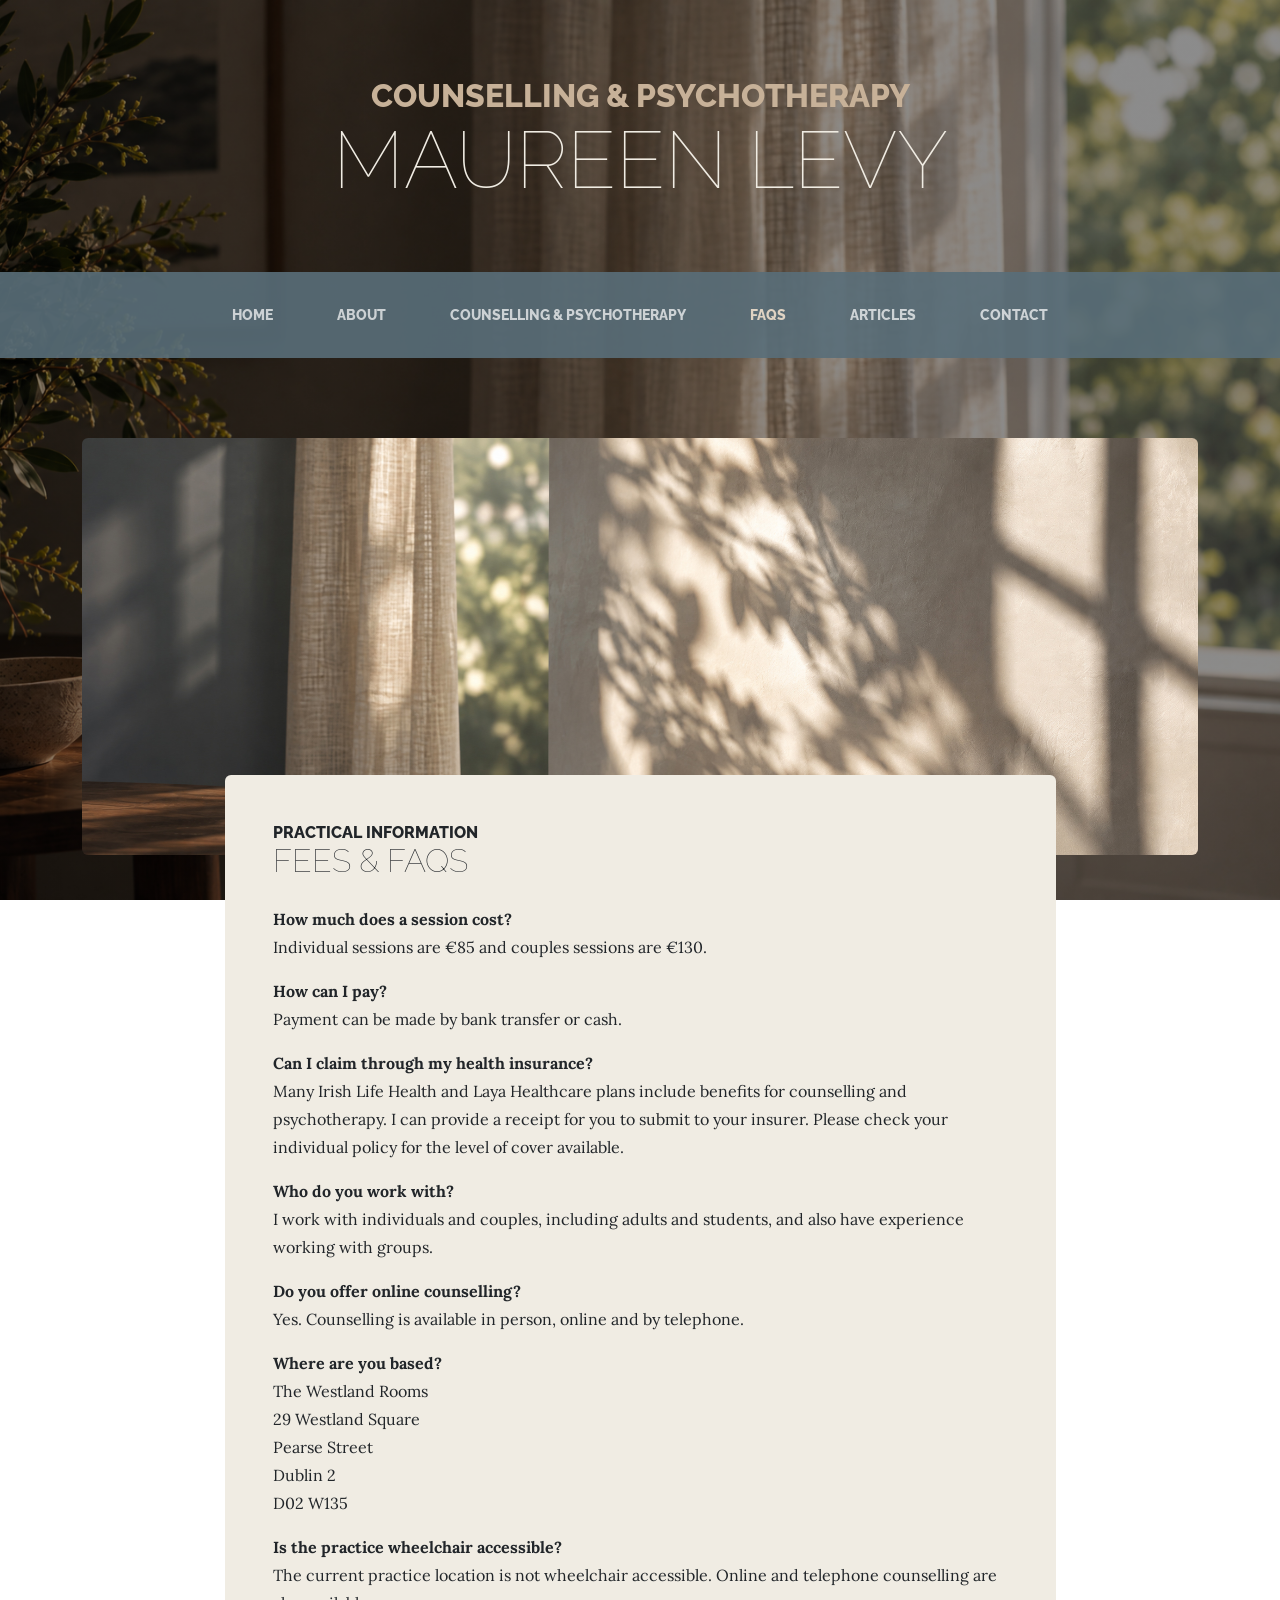
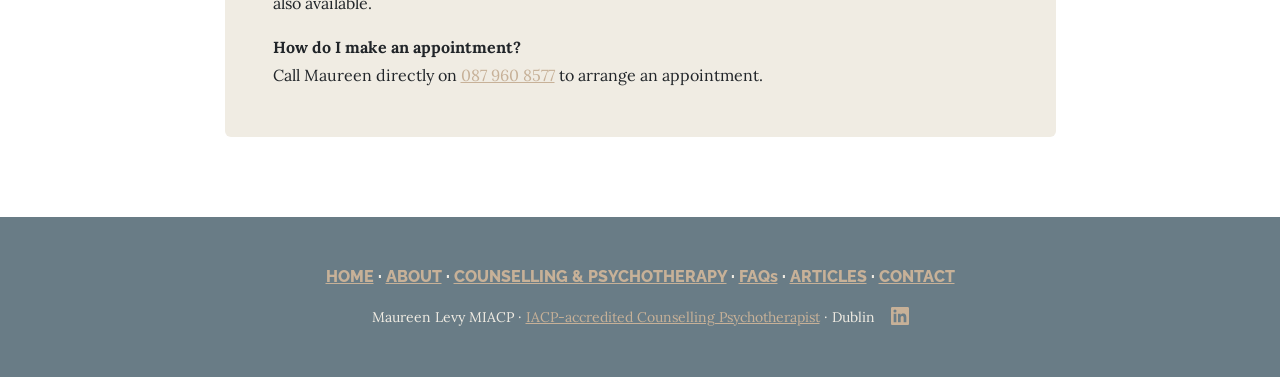
<file: faqs.html>
<!DOCTYPE html>
<html lang="en">

<head>

    <meta charset="utf-8" />

    <meta name="viewport" content="width=device-width, initial-scale=1, shrink-to-fit=no" />

    <meta name="description" content="Fees and practical information for counselling and psychotherapy with Maureen Levy in Dublin, including appointments, online sessions and health insurance." />

    <meta name="author" content="Maureen Levy" />

    <title>Fees &amp; FAQs | Maureen Levy Psychotherapist Dublin</title>

    <link rel="canonical" href="https://maureenlevycounsellingandpsychotherapy.com/faqs.html" />

    <link rel="icon" type="image/x-icon" href="assets/favicon.ico" />

    <!-- Google fonts-->

    <link href="https://fonts.googleapis.com/css?family=Raleway:100,100i,200,200i,300,300i,400,400i,500,500i,600,600i,700,700i,800,800i,900,900i" rel="stylesheet" />

    <link href="https://fonts.googleapis.com/css?family=Lora:400,400i,700,700i" rel="stylesheet" />

    <!-- Core theme CSS (includes Bootstrap)-->

    <link href="css/styles.css" rel="stylesheet" />

</head>

<body>

    <header>
        <div class="site-heading text-center text-faded d-none d-lg-block">
            <span class="site-heading-upper text-primary mb-3">Counselling &amp; Psychotherapy</span>
            <span class="site-heading-lower">Maureen Levy</span>
        </div>
    </header>

    <!-- Navigation-->
    <nav class="navbar navbar-expand-lg navbar-dark py-lg-4" id="mainNav">
        <div class="container">

            <a class="navbar-brand text-uppercase fw-bold d-lg-none" href="index.html">Maureen Levy</a>

            <button class="navbar-toggler"
                    type="button"
                    data-bs-toggle="collapse"
                    data-bs-target="#navbarSupportedContent"
                    aria-controls="navbarSupportedContent"
                    aria-expanded="false"
                    aria-label="Toggle navigation">
                <span class="navbar-toggler-icon"></span>
            </button>

            <div class="collapse navbar-collapse" id="navbarSupportedContent">
                <ul class="navbar-nav mx-auto">

                    <li class="nav-item px-lg-4">
                        <a class="nav-link text-uppercase" href="index.html">Home</a>
                    </li>

                    <li class="nav-item px-lg-4">
                        <a class="nav-link text-uppercase" href="about.html">About</a>
                    </li>

                    <li class="nav-item px-lg-4">
                        <a class="nav-link text-uppercase" href="counselling_psychotherapy.html">Counselling &amp; Psychotherapy</a>
                    </li>

                    <li class="nav-item px-lg-4 active">
                        <a class="nav-link text-uppercase" href="faqs.html">FAQs</a>
                    </li>

                    <li class="nav-item px-lg-4">
                        <a class="nav-link text-uppercase" href="articles.html">Articles</a>
                    </li>

                    <li class="nav-item px-lg-4">
                        <a class="nav-link text-uppercase" href="contact.html">Contact</a>
                    </li>

                </ul>
            </div>
        </div>
    </nav>

    <section class="page-section about-heading">
        <div class="container">

            <img class="img-fluid rounded about-heading-img mb-3 mb-lg-0"
                 src="assets/img/about.jpg"
                 alt="" />

            <div class="about-heading-content">
                <div class="row">
                    <div class="col-xl-9 col-lg-10 mx-auto">
                        <div class="bg-faded rounded p-5">

                            <h1 class="section-heading mb-4">
                                <span class="section-heading-upper">Practical Information</span>
                                <span class="section-heading-lower">Fees &amp; FAQs</span>
                            </h1>

                            <p>
                                <strong>How much does a session cost?</strong><br>
                                Individual sessions are €85 and couples sessions are €130.
                            </p>

                            <p>
                                <strong>How can I pay?</strong><br>
                                Payment can be made by bank transfer or cash.
                            </p>

                            <p>
                                <strong>Can I claim through my health insurance?</strong><br>
                                Many Irish Life Health and Laya Healthcare plans include benefits for counselling and psychotherapy. I can provide a receipt for you to submit to your insurer. Please check your individual policy for the level of cover available.
                            </p>

                            <p>
                                <strong>Who do you work with?</strong><br>
                                I work with individuals and couples, including adults and students, and also have experience working with groups.
                            </p>

                            <p>
                                <strong>Do you offer online counselling?</strong><br>
                                Yes. Counselling is available in person, online and by telephone.
                            </p>

                            <p>
                                <strong>Where are you based?</strong><br>
                                The Westland Rooms<br>
                                29 Westland Square<br>
                                Pearse Street<br>
                                Dublin 2<br>
                                D02 W135
                            </p>

                            <p>
                                <strong>Is the practice wheelchair accessible?</strong><br>
                                The current practice location is not wheelchair accessible. Online and telephone counselling are also available.
                            </p>

                            <p class="mb-0">
                                <strong>How do I make an appointment?</strong><br>
                                Call Maureen directly on <a href="tel:+353879608577">087 960 8577</a> to arrange an appointment.
                            </p>

                        </div>
                    </div>
                </div>
            </div>

        </div>
    </section>

   <footer class="footer text-faded text-center py-5">
    <div class="container">

        <nav class="footer-nav mb-3" aria-label="Footer navigation">
            <a href="index.html">HOME</a>
            <span>·</span>
            <a href="about.html">ABOUT</a>
            <span>·</span>
            <a href="counselling_psychotherapy.html">COUNSELLING &amp; PSYCHOTHERAPY</a>
            <span>·</span>
            <a href="faqs.html">FAQs</a>
            <span>·</span>
            <a href="articles.html">ARTICLES</a>
            <span>·</span>
            <a href="contact.html">CONTACT</a>
        </nav>

        <p class="m-0 small">
            Maureen Levy MIACP ·
            <a href="https://iacp.ie/therapists?q=1&amp;by=name&amp;fn=maureen&amp;ln=levy#name"
               target="_blank"
               rel="noopener noreferrer">IACP-accredited Counselling Psychotherapist</a>
            · Dublin
            &nbsp;&nbsp;
            <a href="https://www.linkedin.com/in/maureen-levy-miacp-7309a1/"
               target="_blank"
               rel="noopener noreferrer"
               aria-label="Maureen Levy on LinkedIn">
                <svg xmlns="http://www.w3.org/2000/svg"
                     width="18"
                     height="18"
                     viewBox="0 0 24 24"
                     fill="currentColor"
                     aria-hidden="true"
                     style="vertical-align: -3px;">
                    <path d="M20.447 20.452h-3.554v-5.569c0-1.328-.027-3.037-1.852-3.037-1.853 0-2.136 1.445-2.136 2.939v5.667H9.351V9h3.414v1.561h.047c.475-.9 1.637-1.85 3.37-1.85 3.601 0 4.267 2.37 4.267 5.455v6.286zM5.337 7.433a2.062 2.062 0 1 1 0-4.124 2.062 2.062 0 0 1 0 4.124zM7.119 20.452H3.555V9h3.564v11.452zM22.225 0H1.771C.792 0 0 .774 0 1.729v20.542C0 23.227.792 24 1.771 24h20.451C23.2 24 24 23.227 24 22.271V1.729C24 .774 23.2 0 22.222 0h.003z"/>
                </svg>
            </a>
        </p>

    </div>
</footer>
        <!-- Bootstrap core JS-->
        <script src="https://cdn.jsdelivr.net/npm/bootstrap@5.2.3/dist/js/bootstrap.bundle.min.js"></script>

        <!-- Core theme JS-->
        <script src="js/scripts.js"></script>

    </body>
</html>
</file>
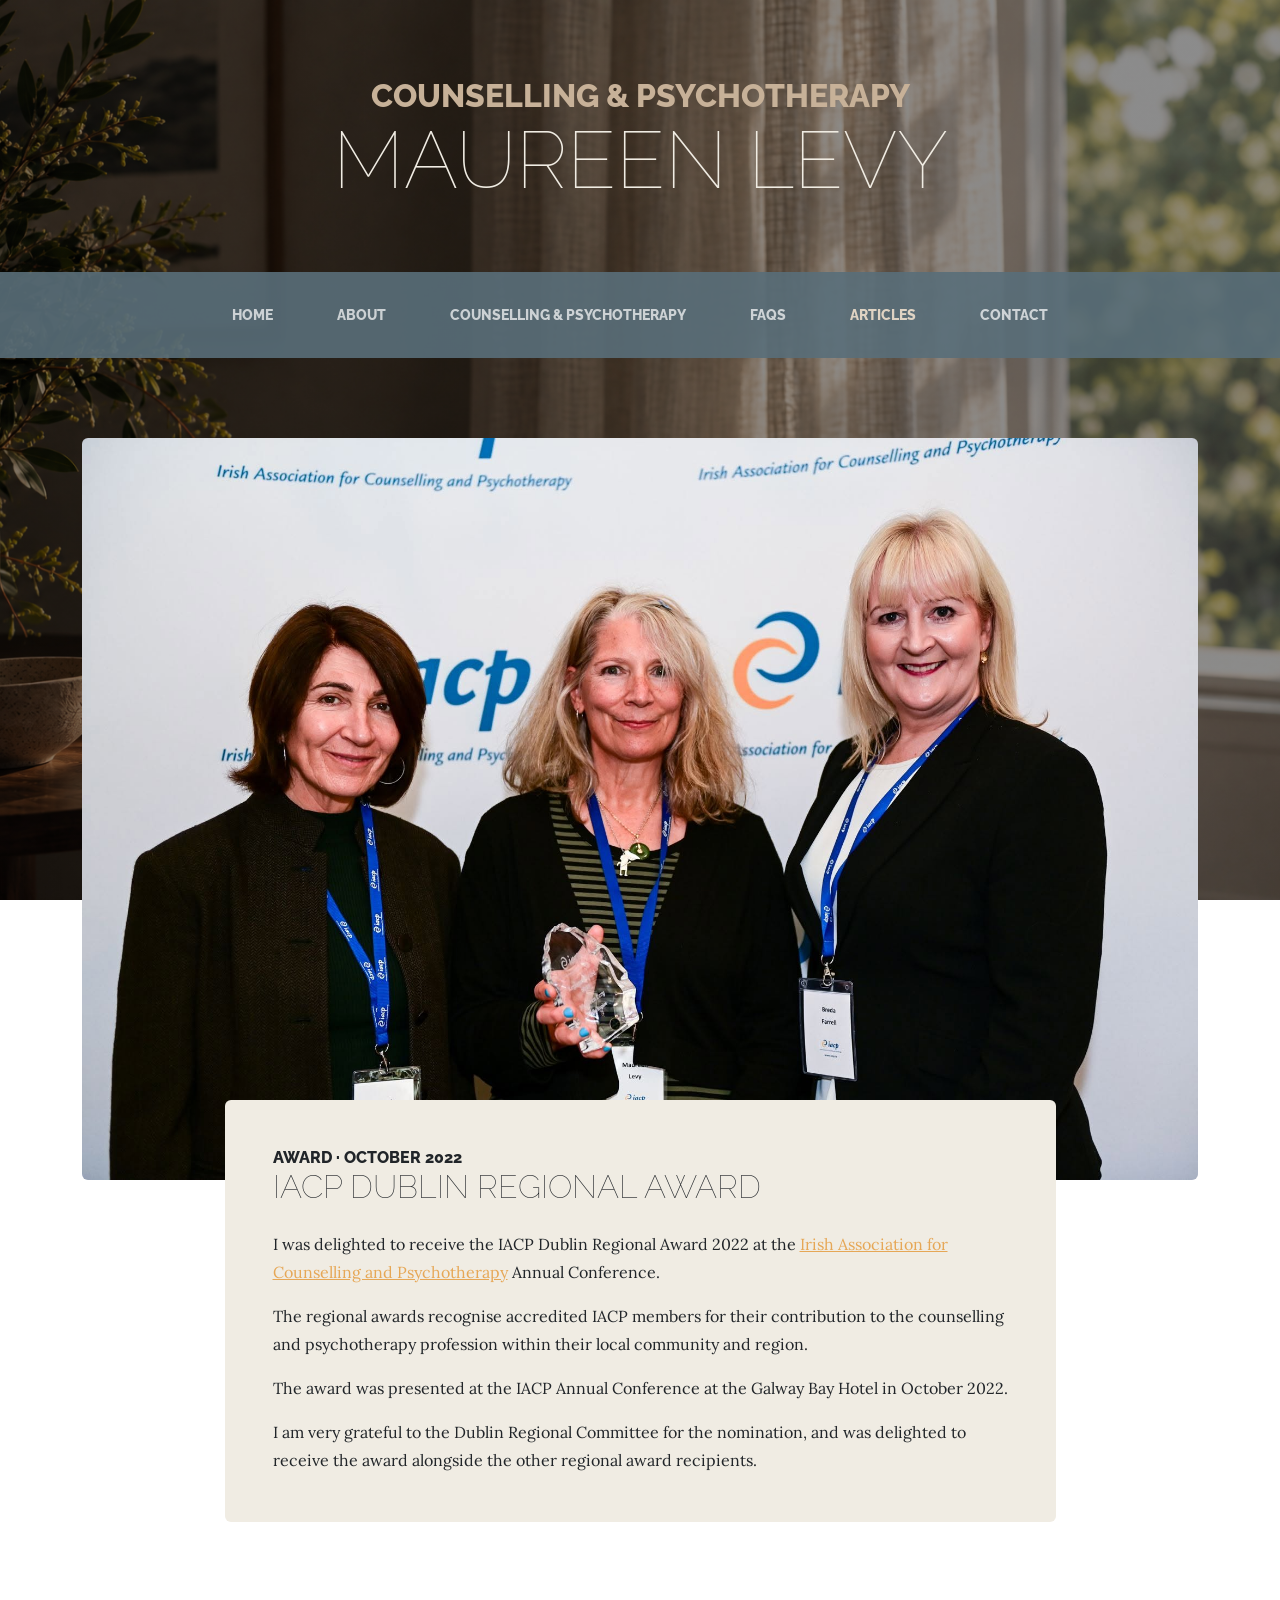
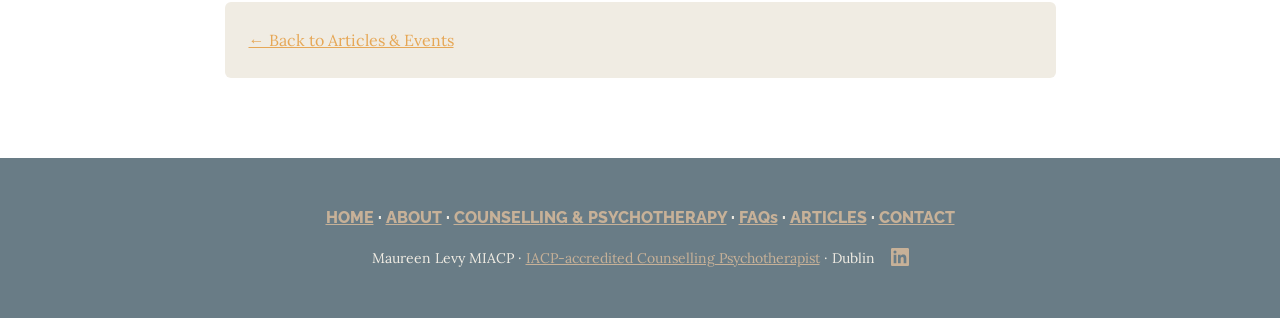
<file: iacp-dublin-regional-award-2022.html>
<!DOCTYPE html>
<html lang="en">
    <head>
    <meta charset="utf-8" />
    <meta name="viewport" content="width=device-width, initial-scale=1, shrink-to-fit=no" />

    <meta name="description" content="Maureen Levy receives the IACP Dublin Regional Award 2022 in recognition of her contribution to counselling and psychotherapy in the Dublin region." />
    <meta name="author" content="Maureen Levy" />

    <title>IACP Dublin Regional Award 2022 | Maureen Levy</title>

    <link rel="canonical" href="https://maureenlevycounsellingandpsychotherapy.com/iacp-dublin-regional-award-2022.html" />

    <link rel="icon" type="image/x-icon" href="assets/favicon.ico" />

    <!-- Google fonts-->
    <link href="https://fonts.googleapis.com/css?family=Raleway:100,100i,200,200i,300,300i,400,400i,500,500i,600,600i,700,700i,800,800i,900,900i" rel="stylesheet" />
    <link href="https://fonts.googleapis.com/css?family=Lora:400,400i,700,700i" rel="stylesheet" />

    <!-- Core theme CSS (includes Bootstrap)-->
    <link href="css/styles.css" rel="stylesheet" />
</head>

    <body>

        <header>
            <div class="site-heading text-center text-faded d-none d-lg-block">
                <span class="site-heading-upper text-primary mb-3">Counselling &amp; Psychotherapy</span>
                <span class="site-heading-lower">Maureen Levy</span>
            </div>
        </header>

        <!-- Navigation-->
        <nav class="navbar navbar-expand-lg navbar-dark py-lg-4" id="mainNav">
            <div class="container">

                <a class="navbar-brand text-uppercase fw-bold d-lg-none" href="index.html">Maureen Levy</a>

                <button class="navbar-toggler"
                        type="button"
                        data-bs-toggle="collapse"
                        data-bs-target="#navbarSupportedContent"
                        aria-controls="navbarSupportedContent"
                        aria-expanded="false"
                        aria-label="Toggle navigation">
                    <span class="navbar-toggler-icon"></span>
                </button>

                <div class="collapse navbar-collapse" id="navbarSupportedContent">
                    <ul class="navbar-nav mx-auto">

                        <li class="nav-item px-lg-4">
                            <a class="nav-link text-uppercase" href="index.html">Home</a>
                        </li>

                        <li class="nav-item px-lg-4">
                            <a class="nav-link text-uppercase" href="about.html">About</a>
                        </li>

                        <li class="nav-item px-lg-4">
                            <a class="nav-link text-uppercase" href="counselling_psychotherapy.html">Counselling &amp; Psychotherapy</a>
                        </li>

                        <li class="nav-item px-lg-4">
                            <a class="nav-link text-uppercase" href="faqs.html">FAQs</a>
                        </li>

                        <li class="nav-item px-lg-4 active">
                            <a class="nav-link text-uppercase" href="articles.html">Articles</a>
                        </li>

                        <li class="nav-item px-lg-4">
                            <a class="nav-link text-uppercase" href="contact.html">Contact</a>
                        </li>

                    </ul>
                </div>
            </div>
        </nav>

        <!-- Article -->
        <section class="page-section about-heading">
            <div class="container">

                <img class="img-fluid rounded about-heading-img mb-3 mb-lg-0"
                     src="assets/img/maureenICAP.jpg"
                     alt="Maureen Levy receiving the IACP Dublin Regional Award 2022" />

                <div class="about-heading-content">
                    <div class="row">
                        <div class="col-xl-9 col-lg-10 mx-auto">
                            <div class="bg-faded rounded p-5">

                                <h1 class="section-heading mb-4">
                                    <span class="section-heading-upper">Award · October 2022</span>
                                    <span class="section-heading-lower">IACP Dublin Regional Award</span>
                                </h1>

                               <p>
    I was delighted to receive the IACP Dublin Regional Award 2022 at the
    <a href="https://iacp.ie/"
       target="_blank"
       rel="noopener noreferrer">Irish Association for Counselling and Psychotherapy</a>
    Annual Conference.
</p>

<p>
    The regional awards recognise accredited IACP members for their contribution to the counselling and psychotherapy profession within their local community and region.
</p>

<p>
    The award was presented at the IACP Annual Conference at the Galway Bay Hotel in October 2022.
</p>

<p class="mb-0">

    I am very grateful to the Dublin Regional Committee for the nomination, and was delighted to receive the award alongside the other regional award recipients.

</p>

                            </div>
                        </div>
                    </div>
                </div>

            </div>
        </section>

        <!-- Back to articles -->
        <section class="page-section">
            <div class="container">
                <div class="row">
                    <div class="col-xl-9 col-lg-10 mx-auto">
                        <div class="bg-faded rounded p-4">
                            <p class="mb-0">
                                <a href="articles.html">← Back to Articles &amp; Events</a>
                            </p>
                        </div>
                    </div>
                </div>
            </div>
        </section>

        <footer class="footer text-faded text-center py-5">
    <div class="container">

        <nav class="footer-nav mb-3" aria-label="Footer navigation">
            <a href="index.html">HOME</a>
            <span>·</span>
            <a href="about.html">ABOUT</a>
            <span>·</span>
            <a href="counselling_psychotherapy.html">COUNSELLING &amp; PSYCHOTHERAPY</a>
            <span>·</span>
            <a href="faqs.html">FAQs</a>
            <span>·</span>
            <a href="articles.html">ARTICLES</a>
            <span>·</span>
            <a href="contact.html">CONTACT</a>
        </nav>

        <p class="m-0 small">
            Maureen Levy MIACP ·
            <a href="https://iacp.ie/therapists?q=1&amp;by=name&amp;fn=maureen&amp;ln=levy#name"
               target="_blank"
               rel="noopener noreferrer">IACP-accredited Counselling Psychotherapist</a>
            · Dublin
            &nbsp;&nbsp;
            <a href="https://www.linkedin.com/in/maureen-levy-miacp-7309a1/"
               target="_blank"
               rel="noopener noreferrer"
               aria-label="Maureen Levy on LinkedIn">
                <svg xmlns="http://www.w3.org/2000/svg"
                     width="18"
                     height="18"
                     viewBox="0 0 24 24"
                     fill="currentColor"
                     aria-hidden="true"
                     style="vertical-align: -3px;">
                    <path d="M20.447 20.452h-3.554v-5.569c0-1.328-.027-3.037-1.852-3.037-1.853 0-2.136 1.445-2.136 2.939v5.667H9.351V9h3.414v1.561h.047c.475-.9 1.637-1.85 3.37-1.85 3.601 0 4.267 2.37 4.267 5.455v6.286zM5.337 7.433a2.062 2.062 0 1 1 0-4.124 2.062 2.062 0 0 1 0 4.124zM7.119 20.452H3.555V9h3.564v11.452zM22.225 0H1.771C.792 0 0 .774 0 1.729v20.542C0 23.227.792 24 1.771 24h20.451C23.2 24 24 23.227 24 22.271V1.729C24 .774 23.2 0 22.222 0h.003z"/>
                </svg>
            </a>
        </p>

    </div>
</footer>
        <!-- Bootstrap core JS-->
        <script src="https://cdn.jsdelivr.net/npm/bootstrap@5.2.3/dist/js/bootstrap.bundle.min.js"></script>

        <!-- Core theme JS-->
        <script src="js/scripts.js"></script>

    </body>
</html>
</file>
